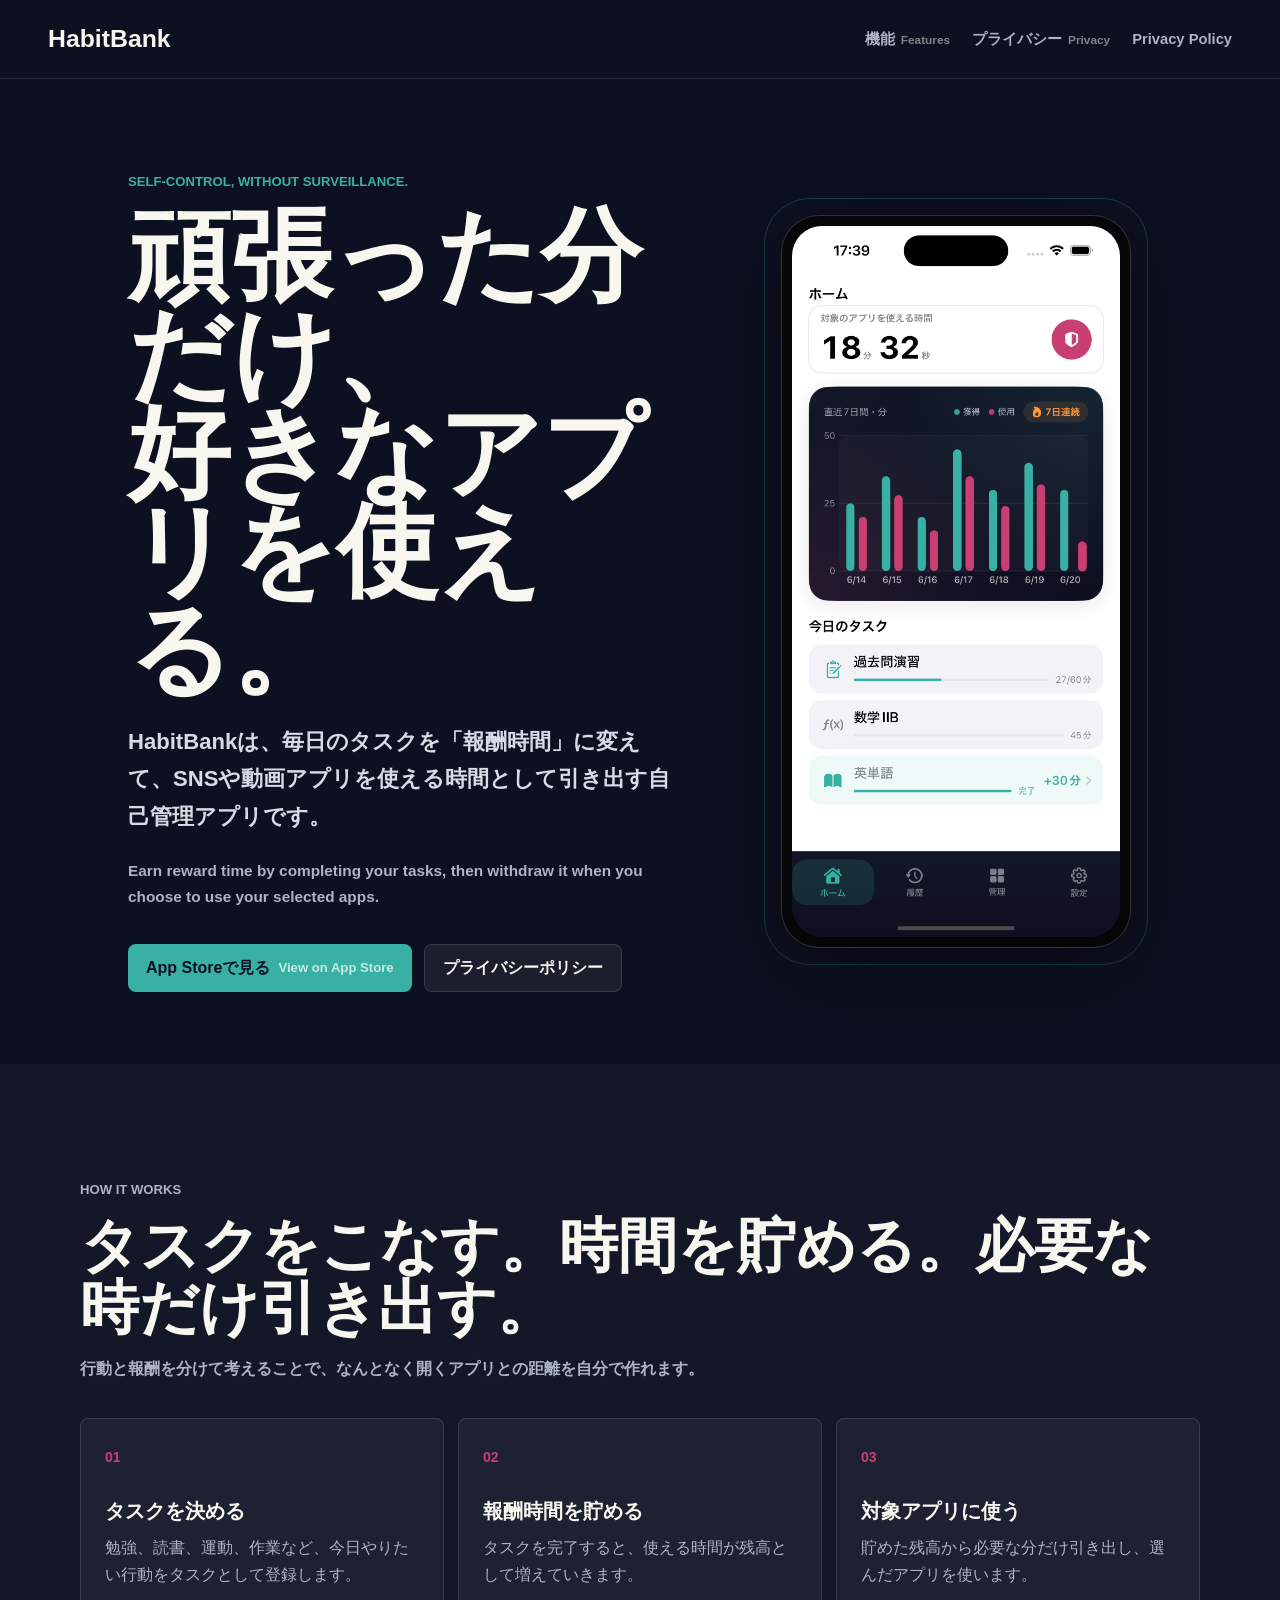
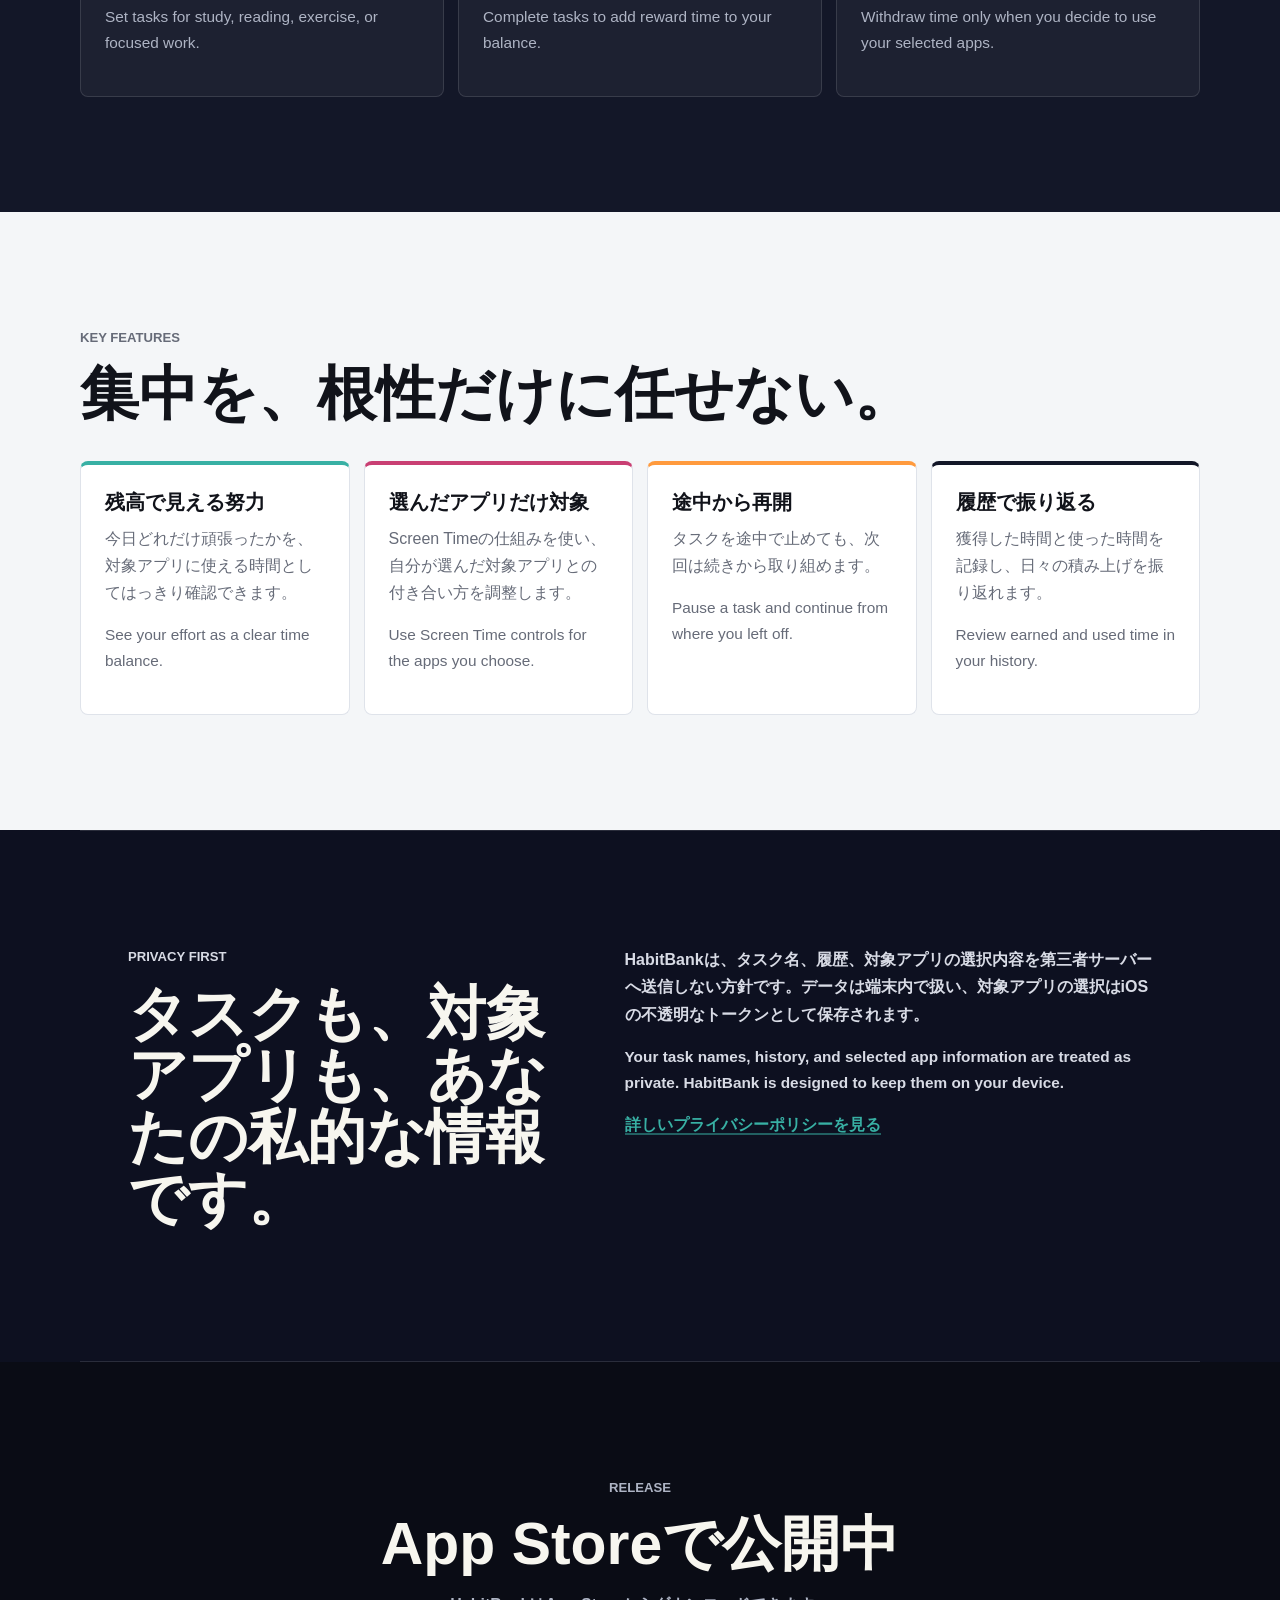
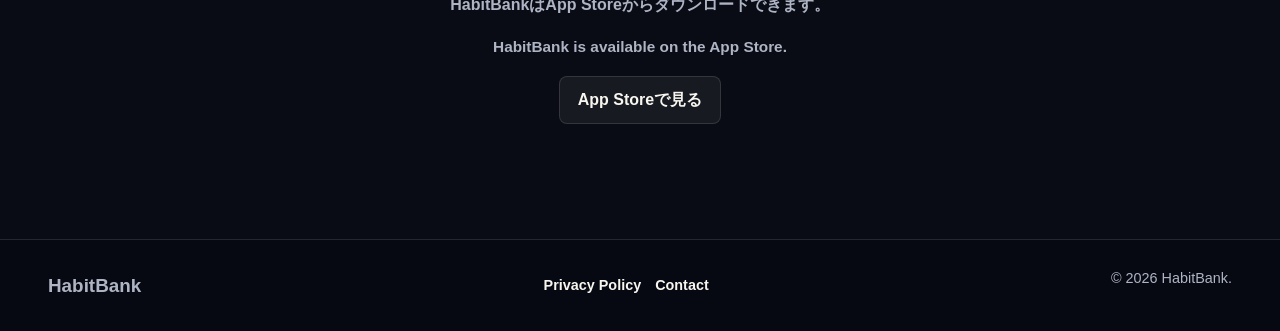
<file: index.html>
<!doctype html>
<html lang="ja">
<head>
  <meta charset="utf-8">
  <meta name="viewport" content="width=device-width, initial-scale=1">
  <title>HabitBank - 頑張った分だけ、好きなアプリを使える</title>
  <meta name="description" content="HabitBankは、毎日のタスクで報酬時間を貯め、対象アプリを使える時間として引き出す自己管理アプリです。">
  <meta name="theme-color" content="#0d1020">
  <meta property="og:title" content="HabitBank">
  <meta property="og:description" content="頑張った分だけ、好きなアプリを使える。">
  <meta property="og:type" content="website">
  <meta property="og:url" content="https://ksk-jp.github.io/habit-bank-landing-page/">
  <meta property="og:image" content="https://ksk-jp.github.io/habit-bank-landing-page/assets/icons/habitbank-icon.png">
  <meta name="twitter:card" content="summary">
  <link rel="canonical" href="https://ksk-jp.github.io/habit-bank-landing-page/">
  <link rel="icon" href="assets/icons/habitbank-icon.png">
  <link rel="stylesheet" href="styles.css">
</head>
<body>
  <header class="site-header" aria-label="サイトヘッダー">
    <a class="brand" href="index.html" aria-label="HabitBank ホーム">
      <span class="wordmark">HabitBank</span>
    </a>
    <nav class="site-nav" aria-label="メインナビゲーション">
      <a href="#features">機能 <span>Features</span></a>
      <a href="#privacy">プライバシー <span>Privacy</span></a>
      <a href="privacy.html">Privacy Policy</a>
    </nav>
  </header>

  <main>
    <section class="hero">
      <div class="hero-copy">
        <p class="eyebrow">Self-control, without surveillance.</p>
        <h1>頑張った分だけ、<br>好きなアプリを使える。</h1>
        <p class="hero-lead">
          HabitBankは、毎日のタスクを「報酬時間」に変えて、SNSや動画アプリを使える時間として引き出す自己管理アプリです。
        </p>
        <p class="hero-lead en">
          Earn reward time by completing your tasks, then withdraw it when you choose to use your selected apps.
        </p>
        <div class="hero-actions">
          <a class="button button-primary" href="https://apps.apple.com/app/id6779979700" target="_blank" rel="noopener noreferrer">App Storeで見る <span>View on App Store</span></a>
          <a class="button button-secondary" href="privacy.html">プライバシーポリシー</a>
        </div>
      </div>
      <div class="hero-visual" aria-label="HabitBankのホーム画面">
        <div class="phone-frame">
          <img src="assets/screenshots/home-pro.png" alt="HabitBankのホーム画面。対象アプリを使える時間と今日のタスクが表示されています。">
        </div>
      </div>
    </section>

    <section class="section how" id="how">
      <div class="section-heading">
        <p class="eyebrow">How it works</p>
        <h2>タスクをこなす。時間を貯める。必要な時だけ引き出す。</h2>
        <p>行動と報酬を分けて考えることで、なんとなく開くアプリとの距離を自分で作れます。</p>
      </div>
      <div class="steps">
        <article>
          <span class="step-number">01</span>
          <h3>タスクを決める</h3>
          <p>勉強、読書、運動、作業など、今日やりたい行動をタスクとして登録します。</p>
          <p class="en">Set tasks for study, reading, exercise, or focused work.</p>
        </article>
        <article>
          <span class="step-number">02</span>
          <h3>報酬時間を貯める</h3>
          <p>タスクを完了すると、使える時間が残高として増えていきます。</p>
          <p class="en">Complete tasks to add reward time to your balance.</p>
        </article>
        <article>
          <span class="step-number">03</span>
          <h3>対象アプリに使う</h3>
          <p>貯めた残高から必要な分だけ引き出し、選んだアプリを使います。</p>
          <p class="en">Withdraw time only when you decide to use your selected apps.</p>
        </article>
      </div>
    </section>

    <section class="section feature-band" id="features">
      <div class="section-heading">
        <p class="eyebrow">Key Features</p>
        <h2>集中を、根性だけに任せない。</h2>
      </div>
      <div class="feature-grid">
        <article>
          <h3>残高で見える努力</h3>
          <p>今日どれだけ頑張ったかを、対象アプリに使える時間としてはっきり確認できます。</p>
          <p class="en">See your effort as a clear time balance.</p>
        </article>
        <article>
          <h3>選んだアプリだけ対象</h3>
          <p>Screen Timeの仕組みを使い、自分が選んだ対象アプリとの付き合い方を調整します。</p>
          <p class="en">Use Screen Time controls for the apps you choose.</p>
        </article>
        <article>
          <h3>途中から再開</h3>
          <p>タスクを途中で止めても、次回は続きから取り組めます。</p>
          <p class="en">Pause a task and continue from where you left off.</p>
        </article>
        <article>
          <h3>履歴で振り返る</h3>
          <p>獲得した時間と使った時間を記録し、日々の積み上げを振り返れます。</p>
          <p class="en">Review earned and used time in your history.</p>
        </article>
      </div>
    </section>

    <section class="section privacy-strip" id="privacy">
      <div>
        <p class="eyebrow">Privacy First</p>
        <h2>タスクも、対象アプリも、あなたの私的な情報です。</h2>
      </div>
      <div>
        <p>
          HabitBankは、タスク名、履歴、対象アプリの選択内容を第三者サーバーへ送信しない方針です。データは端末内で扱い、対象アプリの選択はiOSの不透明なトークンとして保存されます。
        </p>
        <p class="en">
          Your task names, history, and selected app information are treated as private. HabitBank is designed to keep them on your device.
        </p>
        <a class="text-link" href="privacy.html">詳しいプライバシーポリシーを見る</a>
      </div>
    </section>

    <section class="section coming-soon" id="coming-soon">
      <p class="eyebrow">Release</p>
      <h2>App Storeで公開中</h2>
      <p>HabitBankはApp Storeからダウンロードできます。</p>
      <p class="en">HabitBank is available on the App Store.</p>
      <a class="button button-secondary" href="https://apps.apple.com/app/id6779979700" target="_blank" rel="noopener noreferrer">App Storeで見る</a>
    </section>
  </main>

  <footer class="site-footer">
    <a class="brand footer-brand" href="index.html" aria-label="HabitBank ホーム">
      <span class="wordmark">HabitBank</span>
    </a>
    <div class="footer-links">
      <a href="privacy.html">Privacy Policy</a>
      <a href="https://forms.gle/9A1oKVNfiRTRx8R76" target="_blank" rel="noopener noreferrer">Contact</a>
    </div>
    <p>&copy; 2026 HabitBank.</p>
  </footer>
</body>
</html>
</file>
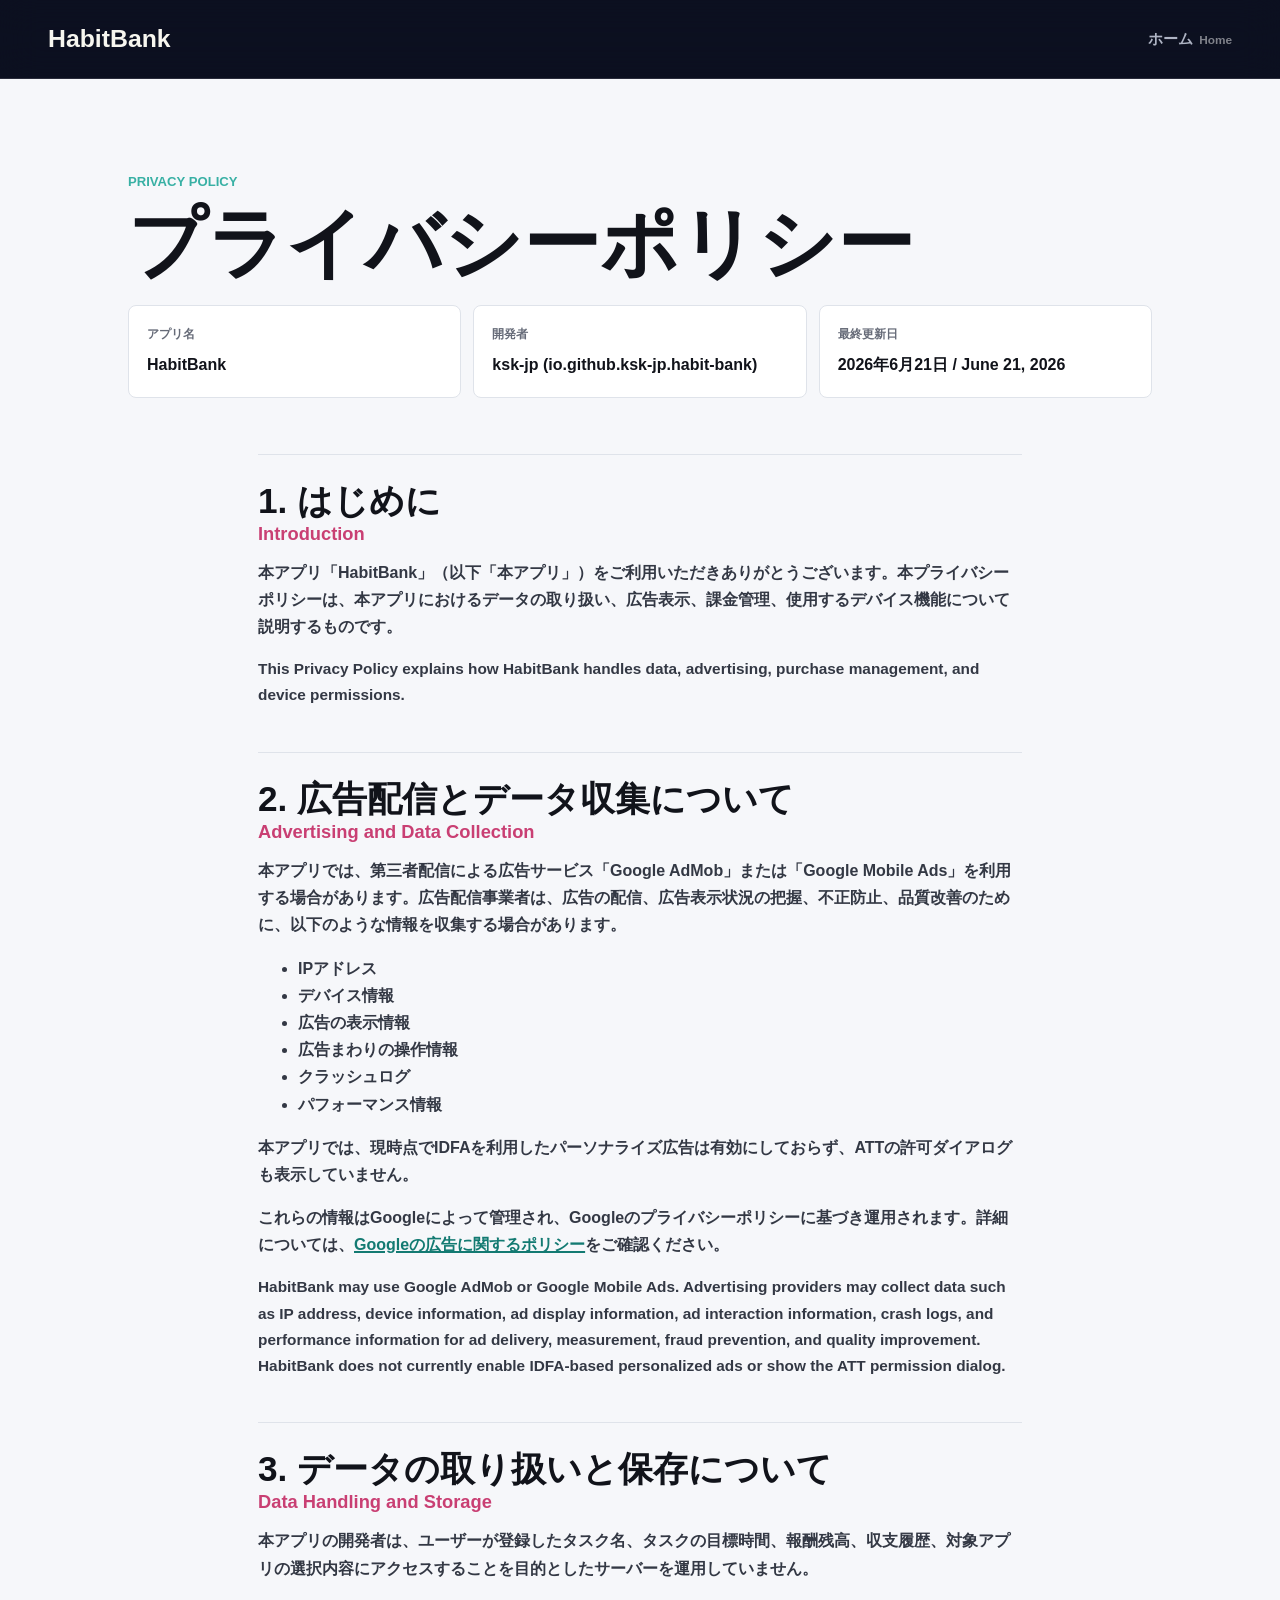
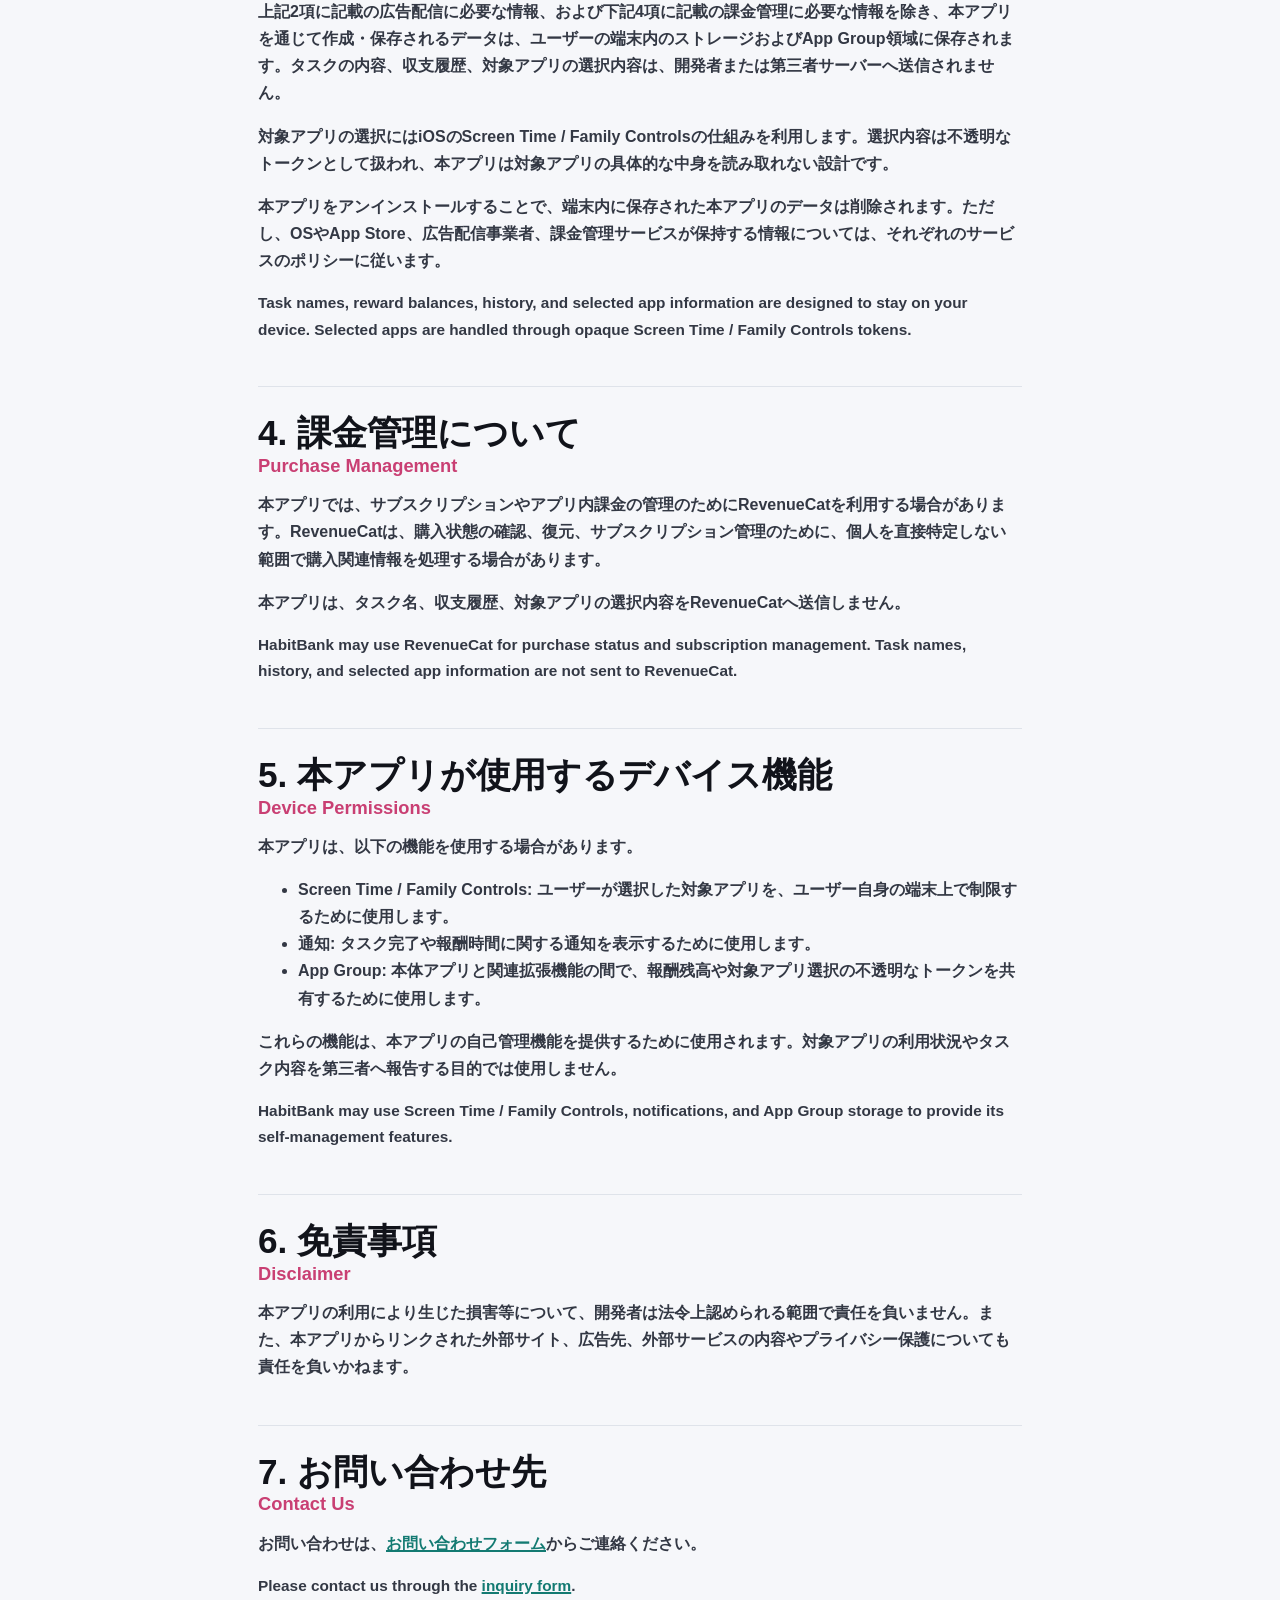
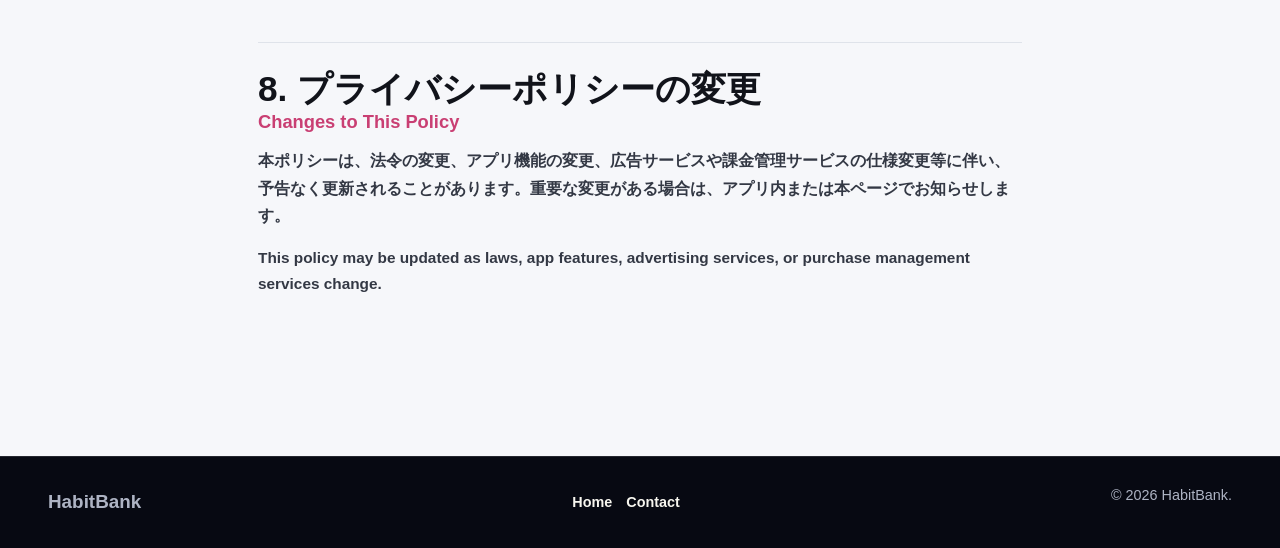
<file: privacy.html>
<!doctype html>
<html lang="ja">
<head>
  <meta charset="utf-8">
  <meta name="viewport" content="width=device-width, initial-scale=1">
  <title>プライバシーポリシー - HabitBank</title>
  <meta name="description" content="HabitBankのプライバシーポリシーです。">
  <meta name="theme-color" content="#0d1020">
  <link rel="canonical" href="https://ksk-jp.github.io/habit-bank-landing-page/privacy.html">
  <link rel="icon" href="assets/icons/habitbank-icon.png">
  <link rel="stylesheet" href="styles.css">
</head>
<body>
  <header class="site-header compact" aria-label="サイトヘッダー">
    <a class="brand" href="index.html" aria-label="HabitBank ホーム">
      <span class="wordmark">HabitBank</span>
    </a>
    <nav class="site-nav" aria-label="メインナビゲーション">
      <a href="index.html">ホーム <span>Home</span></a>
    </nav>
  </header>

  <main class="policy-page">
    <section class="policy-hero">
      <p class="eyebrow">Privacy Policy</p>
      <h1>プライバシーポリシー</h1>
      <dl class="policy-meta">
        <div>
          <dt>アプリ名</dt>
          <dd>HabitBank</dd>
        </div>
        <div>
          <dt>開発者</dt>
          <dd>ksk-jp (io.github.ksk-jp.habit-bank)</dd>
        </div>
        <div>
          <dt>最終更新日</dt>
          <dd>2026年6月21日 / June 21, 2026</dd>
        </div>
      </dl>
    </section>

    <article class="policy-content">
      <section>
        <h2>1. はじめに <span>Introduction</span></h2>
        <p>
          本アプリ「HabitBank」（以下「本アプリ」）をご利用いただきありがとうございます。本プライバシーポリシーは、本アプリにおけるデータの取り扱い、広告表示、課金管理、使用するデバイス機能について説明するものです。
        </p>
        <p class="en">
          This Privacy Policy explains how HabitBank handles data, advertising, purchase management, and device permissions.
        </p>
      </section>

      <section>
        <h2>2. 広告配信とデータ収集について <span>Advertising and Data Collection</span></h2>
        <p>
          本アプリでは、第三者配信による広告サービス「Google AdMob」または「Google Mobile Ads」を利用する場合があります。広告配信事業者は、広告の配信、広告表示状況の把握、不正防止、品質改善のために、以下のような情報を収集する場合があります。
        </p>
        <ul>
          <li>IPアドレス</li>
          <li>デバイス情報</li>
          <li>広告の表示情報</li>
          <li>広告まわりの操作情報</li>
          <li>クラッシュログ</li>
          <li>パフォーマンス情報</li>
        </ul>
        <p>
          本アプリでは、現時点でIDFAを利用したパーソナライズ広告は有効にしておらず、ATTの許可ダイアログも表示していません。
        </p>
        <p>
          これらの情報はGoogleによって管理され、Googleのプライバシーポリシーに基づき運用されます。詳細については、<a href="https://policies.google.com/technologies/ads">Googleの広告に関するポリシー</a>をご確認ください。
        </p>
        <p class="en">
          HabitBank may use Google AdMob or Google Mobile Ads. Advertising providers may collect data such as IP address, device information, ad display information, ad interaction information, crash logs, and performance information for ad delivery, measurement, fraud prevention, and quality improvement. HabitBank does not currently enable IDFA-based personalized ads or show the ATT permission dialog.
        </p>
      </section>

      <section>
        <h2>3. データの取り扱いと保存について <span>Data Handling and Storage</span></h2>
        <p>
          本アプリの開発者は、ユーザーが登録したタスク名、タスクの目標時間、報酬残高、収支履歴、対象アプリの選択内容にアクセスすることを目的としたサーバーを運用していません。
        </p>
        <p>
          上記2項に記載の広告配信に必要な情報、および下記4項に記載の課金管理に必要な情報を除き、本アプリを通じて作成・保存されるデータは、ユーザーの端末内のストレージおよびApp Group領域に保存されます。タスクの内容、収支履歴、対象アプリの選択内容は、開発者または第三者サーバーへ送信されません。
        </p>
        <p>
          対象アプリの選択にはiOSのScreen Time / Family Controlsの仕組みを利用します。選択内容は不透明なトークンとして扱われ、本アプリは対象アプリの具体的な中身を読み取れない設計です。
        </p>
        <p>
          本アプリをアンインストールすることで、端末内に保存された本アプリのデータは削除されます。ただし、OSやApp Store、広告配信事業者、課金管理サービスが保持する情報については、それぞれのサービスのポリシーに従います。
        </p>
        <p class="en">
          Task names, reward balances, history, and selected app information are designed to stay on your device. Selected apps are handled through opaque Screen Time / Family Controls tokens.
        </p>
      </section>

      <section>
        <h2>4. 課金管理について <span>Purchase Management</span></h2>
        <p>
          本アプリでは、サブスクリプションやアプリ内課金の管理のためにRevenueCatを利用する場合があります。RevenueCatは、購入状態の確認、復元、サブスクリプション管理のために、個人を直接特定しない範囲で購入関連情報を処理する場合があります。
        </p>
        <p>
          本アプリは、タスク名、収支履歴、対象アプリの選択内容をRevenueCatへ送信しません。
        </p>
        <p class="en">
          HabitBank may use RevenueCat for purchase status and subscription management. Task names, history, and selected app information are not sent to RevenueCat.
        </p>
      </section>

      <section>
        <h2>5. 本アプリが使用するデバイス機能 <span>Device Permissions</span></h2>
        <p>本アプリは、以下の機能を使用する場合があります。</p>
        <ul>
          <li>Screen Time / Family Controls: ユーザーが選択した対象アプリを、ユーザー自身の端末上で制限するために使用します。</li>
          <li>通知: タスク完了や報酬時間に関する通知を表示するために使用します。</li>
          <li>App Group: 本体アプリと関連拡張機能の間で、報酬残高や対象アプリ選択の不透明なトークンを共有するために使用します。</li>
        </ul>
        <p>
          これらの機能は、本アプリの自己管理機能を提供するために使用されます。対象アプリの利用状況やタスク内容を第三者へ報告する目的では使用しません。
        </p>
        <p class="en">
          HabitBank may use Screen Time / Family Controls, notifications, and App Group storage to provide its self-management features.
        </p>
      </section>

      <section>
        <h2>6. 免責事項 <span>Disclaimer</span></h2>
        <p>
          本アプリの利用により生じた損害等について、開発者は法令上認められる範囲で責任を負いません。また、本アプリからリンクされた外部サイト、広告先、外部サービスの内容やプライバシー保護についても責任を負いかねます。
        </p>
      </section>

      <section>
        <h2>7. お問い合わせ先 <span>Contact Us</span></h2>
        <p>お問い合わせは、<a href="https://forms.gle/9A1oKVNfiRTRx8R76" target="_blank" rel="noopener noreferrer">お問い合わせフォーム</a>からご連絡ください。</p>
        <p class="en">Please contact us through the <a href="https://forms.gle/9A1oKVNfiRTRx8R76" target="_blank" rel="noopener noreferrer">inquiry form</a>.</p>
      </section>

      <section>
        <h2>8. プライバシーポリシーの変更 <span>Changes to This Policy</span></h2>
        <p>
          本ポリシーは、法令の変更、アプリ機能の変更、広告サービスや課金管理サービスの仕様変更等に伴い、予告なく更新されることがあります。重要な変更がある場合は、アプリ内または本ページでお知らせします。
        </p>
        <p class="en">
          This policy may be updated as laws, app features, advertising services, or purchase management services change.
        </p>
      </section>
    </article>
  </main>

  <footer class="site-footer">
    <a class="brand footer-brand" href="index.html" aria-label="HabitBank ホーム">
      <span class="wordmark">HabitBank</span>
    </a>
    <div class="footer-links">
      <a href="index.html">Home</a>
      <a href="https://forms.gle/9A1oKVNfiRTRx8R76" target="_blank" rel="noopener noreferrer">Contact</a>
    </div>
    <p>&copy; 2026 HabitBank.</p>
  </footer>
</body>
</html>
</file>
<file: styles.css>
:root {
  --bg: #0d1020;
  --bg-2: #131728;
  --panel: #171b2b;
  --panel-2: #f7f8fb;
  --text: #f7f6ef;
  --muted: #aeb4c4;
  --ink: #11131a;
  --ink-muted: #666b78;
  --line: rgba(255, 255, 255, 0.12);
  --teal: #38b0a4;
  --pink: #c93f73;
  --orange: #ff9a3d;
  --white: #ffffff;
  --shadow: 0 24px 80px rgba(0, 0, 0, 0.35);
  --radius: 8px;
  --max: 1120px;
}

* {
  box-sizing: border-box;
}

html {
  scroll-behavior: smooth;
}

body {
  margin: 0;
  font-family: Avenir Next, Avenir, Inter, -apple-system, BlinkMacSystemFont, "Segoe UI", sans-serif;
  color: var(--text);
  background: var(--bg);
  line-height: 1.7;
}

img {
  display: block;
  max-width: 100%;
}

a {
  color: inherit;
  text-decoration: none;
}

.site-header {
  position: sticky;
  top: 0;
  z-index: 10;
  display: flex;
  align-items: center;
  justify-content: space-between;
  gap: 24px;
  padding: 18px clamp(20px, 4vw, 48px);
  background: rgba(13, 16, 32, 0.88);
  border-bottom: 1px solid var(--line);
  backdrop-filter: blur(18px);
}

.site-header.compact {
  position: relative;
}

.brand {
  display: inline-flex;
  align-items: center;
  min-width: 0;
}

.wordmark {
  display: inline-block;
  font-size: 1.55rem;
  font-weight: 800;
  letter-spacing: 0;
  white-space: nowrap;
}

.site-nav {
  display: flex;
  align-items: center;
  gap: clamp(10px, 2vw, 22px);
  color: var(--muted);
  font-size: 0.92rem;
  font-weight: 700;
}

.site-nav a {
  display: inline-flex;
  align-items: baseline;
  gap: 6px;
}

.site-nav span {
  color: rgba(255, 255, 255, 0.48);
  font-size: 0.74rem;
}

.hero {
  min-height: calc(100svh - 82px);
  display: grid;
  grid-template-columns: minmax(0, 1.02fr) minmax(300px, 0.72fr);
  align-items: center;
  gap: clamp(32px, 6vw, 76px);
  max-width: var(--max);
  margin: 0 auto;
  padding: clamp(52px, 8vw, 92px) clamp(20px, 4vw, 48px) clamp(42px, 6vw, 72px);
}

.hero-copy {
  max-width: 700px;
}

.eyebrow {
  margin: 0 0 14px;
  color: var(--teal);
  font-size: 0.82rem;
  font-weight: 800;
  letter-spacing: 0;
  text-transform: uppercase;
}

h1,
h2,
h3,
p {
  margin-top: 0;
}

h1 {
  margin-bottom: 24px;
  font-size: clamp(3.05rem, 8vw, 6.5rem);
  line-height: 0.96;
  letter-spacing: 0;
}

h2 {
  margin-bottom: 16px;
  font-size: clamp(2rem, 4.6vw, 4.3rem);
  line-height: 1.05;
  letter-spacing: 0;
}

h3 {
  margin-bottom: 10px;
  font-size: 1.28rem;
  line-height: 1.25;
}

.hero-lead {
  max-width: 660px;
  color: #d8dbe5;
  font-size: clamp(1.08rem, 2vw, 1.38rem);
  font-weight: 700;
}

.en {
  color: var(--muted);
  font-size: 0.96em;
}

.hero-actions {
  display: flex;
  flex-wrap: wrap;
  gap: 12px;
  margin-top: 34px;
}

.button {
  display: inline-flex;
  align-items: center;
  justify-content: center;
  min-height: 48px;
  padding: 12px 18px;
  border-radius: var(--radius);
  font-weight: 800;
  line-height: 1.2;
}

.button span {
  margin-left: 8px;
  color: rgba(255, 255, 255, 0.72);
  font-size: 0.82rem;
}

.button-primary {
  color: var(--bg);
  background: var(--teal);
}

.button-secondary {
  border: 1px solid var(--line);
  background: rgba(255, 255, 255, 0.06);
}

.hero-visual {
  justify-self: center;
  width: min(100%, 350px);
}

.phone-frame {
  position: relative;
  padding: 10px;
  background: #050608;
  border: 1px solid rgba(255, 255, 255, 0.18);
  border-radius: 38px;
  box-shadow: var(--shadow);
}

.phone-frame::before {
  content: "";
  position: absolute;
  inset: -18px;
  z-index: -1;
  border: 1px solid rgba(56, 176, 164, 0.28);
  border-radius: 46px;
}

.phone-frame img {
  width: 100%;
  border-radius: 30px;
}

.section {
  padding: clamp(70px, 9vw, 120px) clamp(20px, 4vw, 48px);
}

.section-heading {
  max-width: var(--max);
  margin: 0 auto 36px;
}

.section-heading p {
  max-width: 720px;
  color: var(--muted);
  font-weight: 700;
}

.how {
  background: var(--bg-2);
}

.steps,
.feature-grid {
  display: grid;
  grid-template-columns: repeat(3, minmax(0, 1fr));
  gap: 14px;
  max-width: var(--max);
  margin: 0 auto;
}

.steps article,
.feature-grid article {
  min-height: 240px;
  padding: 24px;
  border: 1px solid var(--line);
  border-radius: var(--radius);
  background: rgba(255, 255, 255, 0.045);
}

.step-number {
  display: inline-block;
  margin-bottom: 28px;
  color: var(--pink);
  font-size: 0.88rem;
  font-weight: 900;
}

.steps p,
.feature-grid p {
  color: var(--muted);
}

.feature-band {
  background: #f4f6f8;
  color: var(--ink);
}

.feature-band .eyebrow {
  color: var(--pink);
}

.feature-band .section-heading p,
.feature-band .feature-grid p,
.feature-band .en {
  color: var(--ink-muted);
}

.feature-grid {
  grid-template-columns: repeat(4, minmax(0, 1fr));
}

.feature-grid article {
  background: var(--white);
  border-color: #dfe3ea;
}

.feature-grid article:nth-child(1) {
  border-top: 4px solid var(--teal);
}

.feature-grid article:nth-child(2) {
  border-top: 4px solid var(--pink);
}

.feature-grid article:nth-child(3) {
  border-top: 4px solid var(--orange);
}

.feature-grid article:nth-child(4) {
  border-top: 4px solid var(--bg-2);
}

.privacy-strip {
  display: grid;
  grid-template-columns: minmax(0, 0.82fr) minmax(0, 1fr);
  gap: clamp(28px, 5vw, 72px);
  max-width: var(--max);
  margin: 0 auto;
  border-top: 1px solid var(--line);
  border-bottom: 1px solid var(--line);
}

.privacy-strip p {
  color: #d8dbe5;
  font-weight: 700;
}

.text-link {
  color: var(--teal);
  font-weight: 900;
  border-bottom: 2px solid rgba(56, 176, 164, 0.5);
}

.coming-soon {
  text-align: center;
  background: #0a0c15;
}

.coming-soon p {
  color: var(--muted);
  font-weight: 700;
}

.site-footer {
  display: grid;
  grid-template-columns: auto 1fr auto;
  align-items: center;
  gap: 20px;
  padding: 26px clamp(20px, 4vw, 48px);
  color: var(--muted);
  border-top: 1px solid var(--line);
  background: #070912;
  font-size: 0.9rem;
}

.footer-links {
  display: flex;
  flex-wrap: wrap;
  justify-content: center;
  gap: 14px;
}

.footer-links a {
  color: var(--text);
  font-weight: 800;
}

.footer-brand .wordmark {
  font-size: 1.18rem;
}

.policy-page {
  background: #f6f7fa;
  color: var(--ink);
}

.policy-hero {
  max-width: var(--max);
  margin: 0 auto;
  padding: clamp(56px, 8vw, 92px) clamp(20px, 4vw, 48px) 36px;
}

.policy-hero h1 {
  margin-bottom: 24px;
  color: var(--ink);
  font-size: clamp(2.55rem, 6vw, 5rem);
}

.policy-meta {
  display: grid;
  grid-template-columns: repeat(3, minmax(0, 1fr));
  gap: 12px;
  margin: 0;
}

.policy-meta div {
  padding: 18px;
  border: 1px solid #dfe3ea;
  border-radius: var(--radius);
  background: var(--white);
}

.policy-meta dt {
  color: var(--ink-muted);
  font-size: 0.78rem;
  font-weight: 800;
}

.policy-meta dd {
  margin: 6px 0 0;
  font-weight: 800;
}

.policy-content {
  max-width: 860px;
  margin: 0 auto;
  padding: 20px clamp(20px, 4vw, 48px) clamp(76px, 9vw, 120px);
}

.policy-content section {
  padding: 28px 0;
  border-top: 1px solid #dfe3ea;
}

.policy-content h2 {
  color: var(--ink);
  font-size: clamp(1.45rem, 3vw, 2.2rem);
}

.policy-content h2 span {
  display: block;
  margin-top: 4px;
  color: var(--pink);
  font-size: 0.52em;
}

.policy-content p,
.policy-content li {
  color: #333844;
  font-weight: 600;
}

.policy-content a {
  color: #137a72;
  font-weight: 900;
  text-decoration: underline;
  text-decoration-thickness: 2px;
}

@media (max-width: 900px) {
  .site-header {
    align-items: flex-start;
    flex-direction: column;
  }

  .hero {
    min-height: 0;
    grid-template-columns: 1fr;
  }

  .hero-visual {
    width: min(78vw, 330px);
  }

  .steps,
  .feature-grid,
  .privacy-strip,
  .policy-meta {
    grid-template-columns: 1fr;
  }

  .site-footer {
    grid-template-columns: 1fr;
    justify-items: start;
  }

  .footer-links {
    justify-content: flex-start;
  }
}

@media (max-width: 560px) {
  .site-nav {
    width: 100%;
    justify-content: space-between;
    gap: 8px;
    font-size: 0.82rem;
  }

  .site-nav span {
    display: none;
  }

  h1 {
    font-size: clamp(2.65rem, 14vw, 4rem);
  }

  .hero-actions {
    flex-direction: column;
  }

  .button {
    width: 100%;
  }

  .steps article,
  .feature-grid article {
    min-height: 0;
  }
}
</file>
